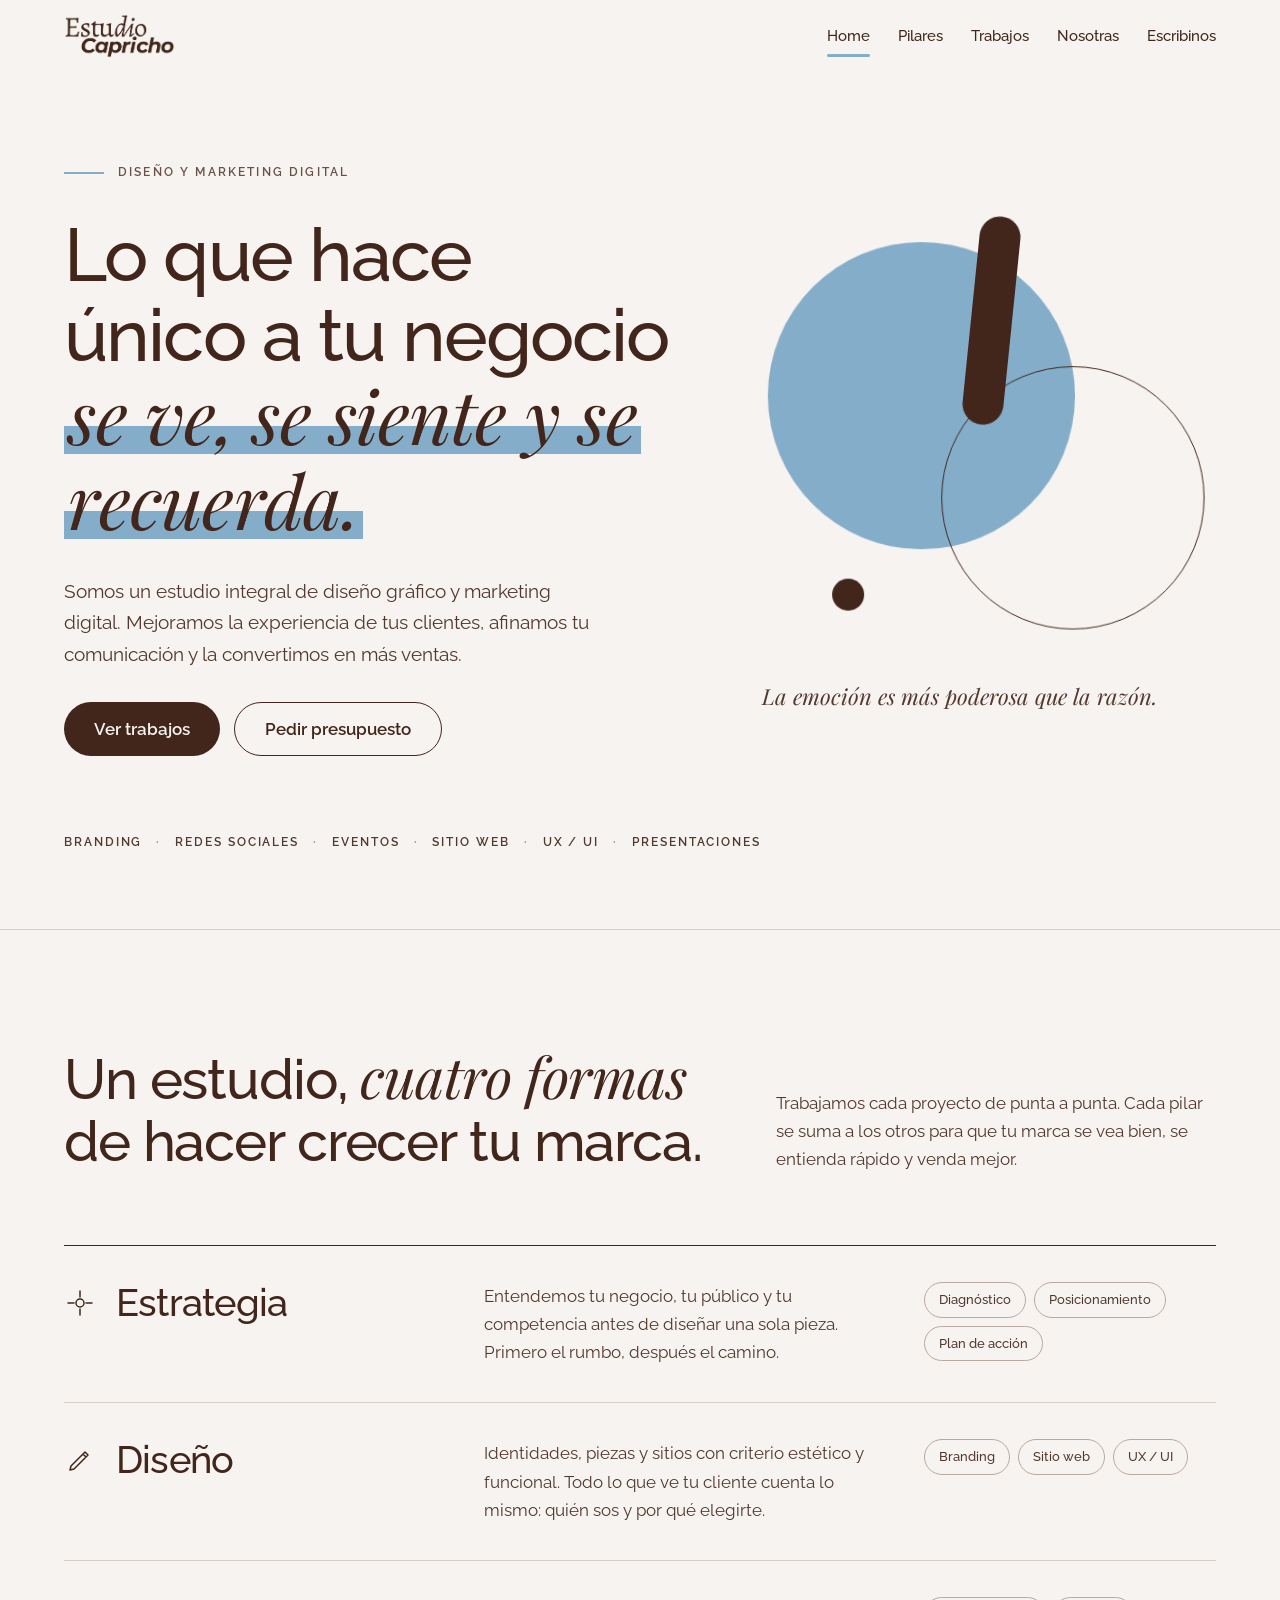
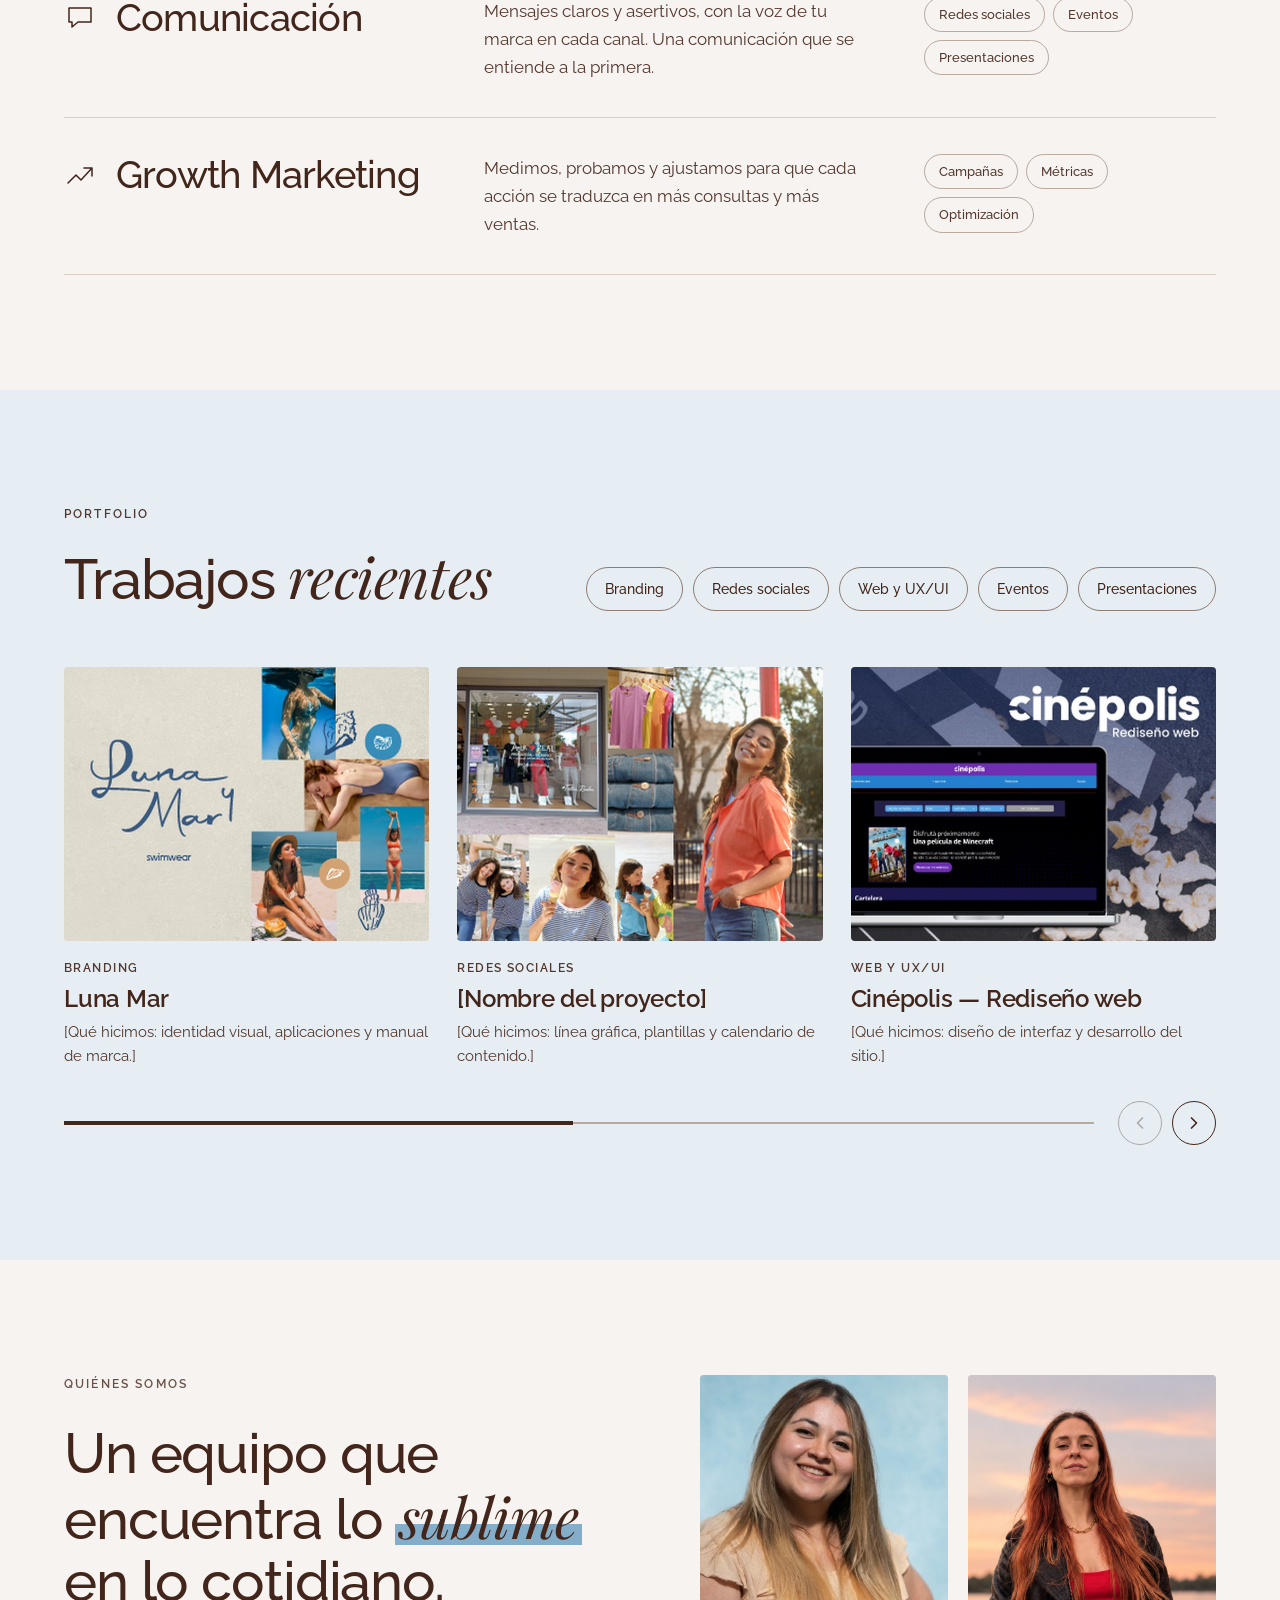
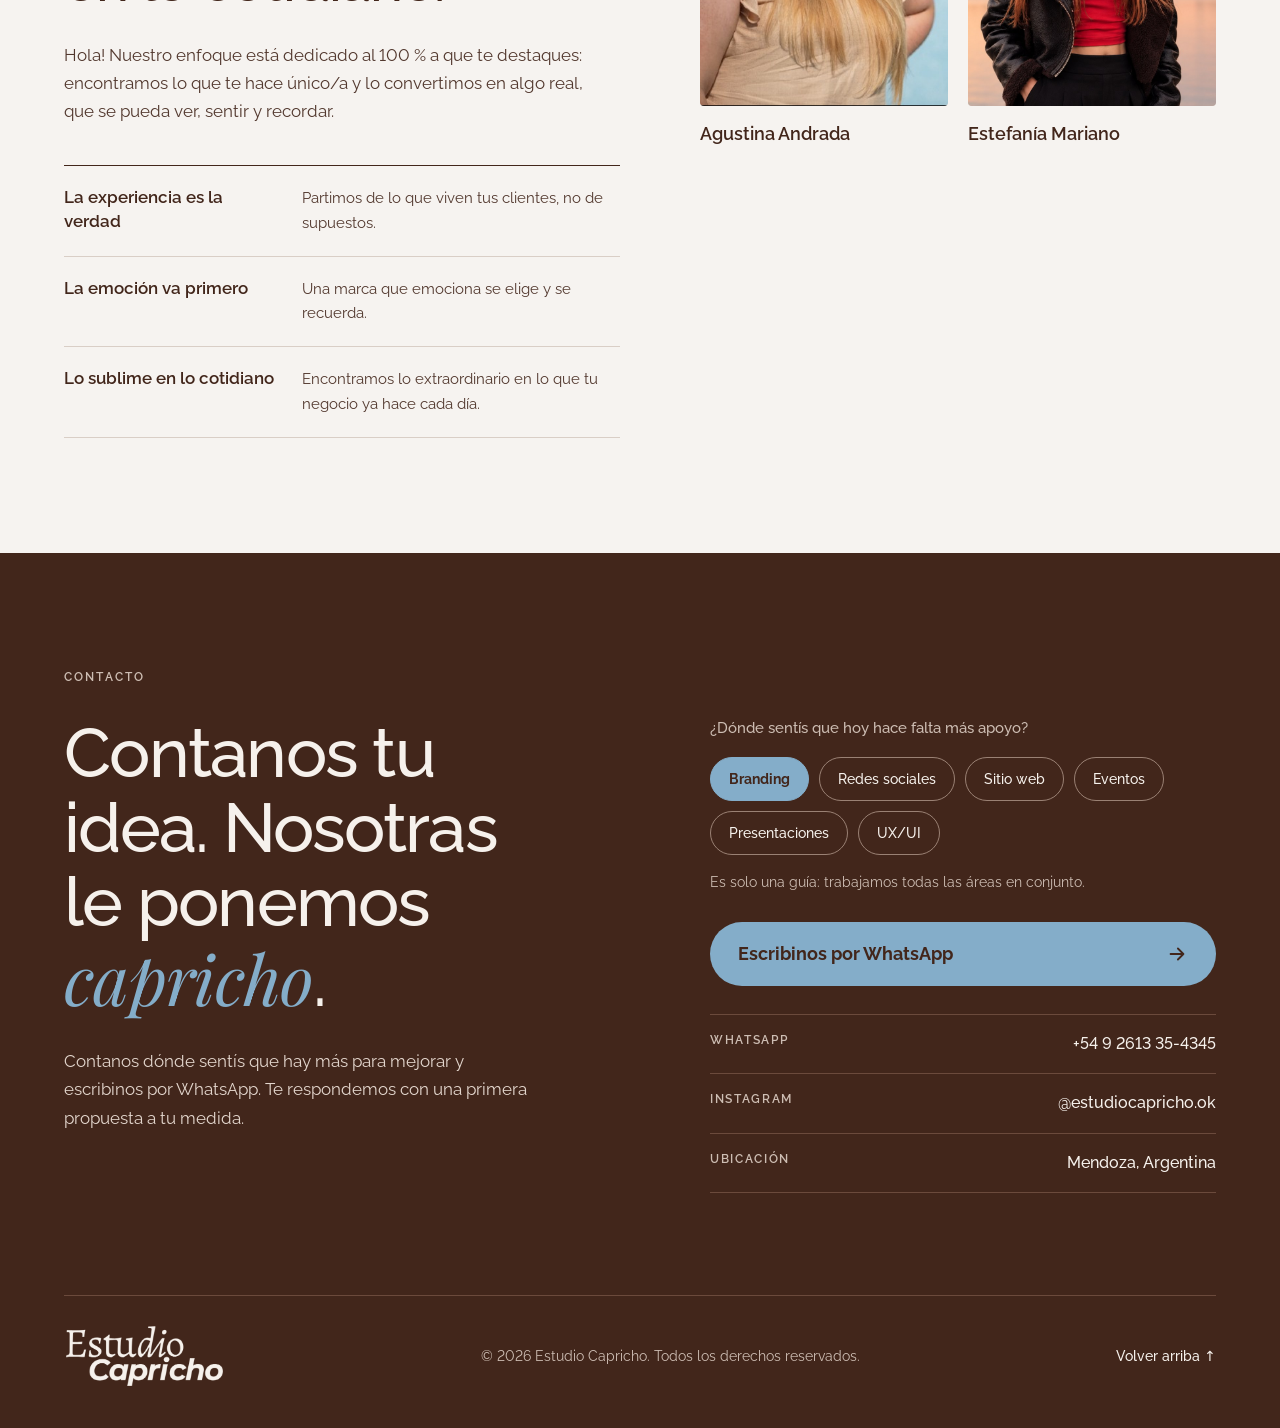
<file: index.html>
<!doctype html>
<html lang="es">
<head>
  <meta charset="utf-8">
  <meta name="viewport" content="width=device-width, initial-scale=1">
  <title>Estudio Capricho | Diseño y marketing digital en Mendoza</title>
  <meta name="description" content="Estudio integral de diseño y marketing digital en Mendoza. Branding, redes sociales, sitio web, eventos y UX/UI para que tu negocio se recuerde.">
  <meta name="robots" content="index, follow">
  <meta name="theme-color" content="#f6f3f0">
  <meta name="author" content="Estudio Capricho">
  <link rel="canonical" href="https://neas73.github.io/estudio-capricho/">

  <!-- Vista previa al compartir el enlace (WhatsApp, Instagram, Facebook, LinkedIn) -->
  <meta property="og:type" content="website">
  <meta property="og:site_name" content="Estudio Capricho">
  <meta property="og:locale" content="es_AR">
  <meta property="og:title" content="Estudio Capricho | Diseño y marketing digital en Mendoza">
  <meta property="og:description" content="Estudio integral de diseño y marketing digital en Mendoza. Branding, redes sociales, sitio web, eventos y UX/UI para que tu negocio se recuerde.">
  <meta property="og:url" content="https://neas73.github.io/estudio-capricho/">
  <meta property="og:image" content="https://neas73.github.io/estudio-capricho/assets/img/og-image.png">
  <meta property="og:image:width" content="1200">
  <meta property="og:image:height" content="1200">
  <meta property="og:image:alt" content="Estudio Capricho. Se ve, se siente, se recuerda.">
  <meta name="twitter:card" content="summary">
  <meta name="twitter:title" content="Estudio Capricho | Diseño y marketing digital en Mendoza">
  <meta name="twitter:description" content="Estudio integral de diseño y marketing digital en Mendoza. Branding, redes sociales, sitio web, eventos y UX/UI para que tu negocio se recuerde.">
  <meta name="twitter:image" content="https://neas73.github.io/estudio-capricho/assets/img/og-image.png">

  <!-- Ícono de la pestaña y de la pantalla de inicio -->
  <link rel="icon" href="favicon.ico" sizes="48x48 32x32 16x16">
  <link rel="icon" type="image/png" sizes="32x32" href="assets/img/favicon-32.png">
  <link rel="icon" type="image/png" sizes="192x192" href="assets/img/favicon-192.png">
  <link rel="apple-touch-icon" href="assets/img/apple-touch-icon.png">
  <link rel="manifest" href="site.webmanifest">

  <!-- Datos estructurados para buscadores (Google) -->
  <script type="application/ld+json">
  {
    "@context": "https://schema.org",
    "@type": "ProfessionalService",
    "name": "Estudio Capricho",
    "url": "https://neas73.github.io/estudio-capricho/",
    "logo": "https://neas73.github.io/estudio-capricho/assets/img/favicon-512.png",
    "image": "https://neas73.github.io/estudio-capricho/assets/img/og-image.png",
    "description": "Estudio integral de diseño y marketing digital en Mendoza. Branding, redes sociales, sitio web, eventos y UX/UI para que tu negocio se recuerde.",
    "telephone": "+5492613354345",
    "address": {
      "@type": "PostalAddress",
      "addressLocality": "Mendoza",
      "addressCountry": "AR"
    },
    "areaServed": {
      "@type": "Country",
      "name": "Argentina"
    },
    "founder": [
      {
        "@type": "Person",
        "name": "Agustina Andrada"
      },
      {
        "@type": "Person",
        "name": "Estefanía Mariano"
      }
    ],
    "sameAs": [
      "https://www.instagram.com/estudiocapricho.ok/"
    ],
    "knowsAbout": [
      "Branding",
      "Redes sociales",
      "Eventos",
      "Diseño de sitios web",
      "UX/UI",
      "Presentaciones"
    ]
  }
  </script>

  <!-- Fuentes -->
  <link rel="stylesheet" href="https://fonts.googleapis.com/css2?family=Raleway:wght@400;500;600;700&amp;family=Playfair+Display:ital,wght@1,400;1,500&amp;display=swap">

  <!-- Estilos: base primero, luego las secciones en el orden del documento -->
  <link rel="stylesheet" href="css/base.css">
  <link rel="stylesheet" href="css/header.css">
  <link rel="stylesheet" href="css/hero.css">
  <link rel="stylesheet" href="css/pilares.css">
  <link rel="stylesheet" href="css/trabajos.css">
  <link rel="stylesheet" href="css/nosotros.css">
  <link rel="stylesheet" href="css/contacto.css">
  <link rel="stylesheet" href="css/footer.css">
  <link rel="stylesheet" href="css/lightbox.css">
</head>
<body>

  <header class="site-header" id="site-header">
    <div class="container site-header-inner">
      <a class="site-logo" href="#inicio" aria-label="Estudio Capricho, ir al inicio">
        <img src="assets/img/logo-marron.png" alt="Estudio Capricho">
      </a>
      <nav class="site-nav" aria-label="Principal">
        <a class="nav-link is-active" href="#inicio" data-section="inicio" aria-current="true">Home</a>
        <a class="nav-link" href="#pilares" data-section="pilares">Pilares</a>
        <a class="nav-link" href="#trabajos" data-section="trabajos">Trabajos</a>
        <a class="nav-link" href="#nosotros" data-section="nosotros">Nosotras</a>
        <a class="nav-link" href="#contacto" data-section="contacto">Escribinos</a>
      </nav>
    </div>
  </header>

  <main>

    <!-- Portada -->
    <section class="hero" id="inicio" aria-labelledby="hero-title">
      <div class="hero-grid">
        <div class="hero-copy">
          <p class="eyebrow hero-eyebrow">
            <span class="hero-eyebrow-line"></span>
            <span>Diseño y marketing digital</span>
          </p>
          <h1 class="hero-title" id="hero-title">Lo que hace único a tu negocio <span class="accent-italic highlight">se ve, se siente y se recuerda.</span></h1>
          <p class="hero-text"><span class="only-desktop">Somos un estudio integral de diseño gráfico y marketing digital. Mejoramos la experiencia de tus clientes, afinamos tu comunicación y la convertimos en más ventas.</span><span class="only-mobile">Somos un estudio integral. Mejoramos la experiencia de tus clientes y la convertimos en más ventas.</span></p>
          <div class="hero-actions">
            <a class="btn btn-hero btn-primary" href="#trabajos">Ver trabajos</a>
            <a class="btn btn-hero btn-outline" href="#contacto">Pedir presupuesto</a>
          </div>
        </div>

        <div class="hero-visual">
          <div class="hero-art" aria-hidden="true">
            <div class="hero-shape hero-shape-sun"></div>
            <div class="hero-shape hero-shape-ring"></div>
            <div class="hero-shape hero-shape-bar"></div>
            <div class="hero-shape hero-shape-dot"></div>
          </div>
          <p class="hero-quote">La emoción es más poderosa que la razón.</p>
        </div>
      </div>

      <ul class="hero-services" aria-label="Servicios">
        <li>Branding</li>
        <li>Redes sociales</li>
        <li>Eventos</li>
        <li class="services-break" aria-hidden="true"></li>
        <li>Sitio web</li>
        <li>UX / UI</li>
        <li>Presentaciones</li>
      </ul>
    </section>

    <!-- Pilares -->
    <section class="pilares" id="pilares" aria-labelledby="pilares-title">
      <div class="container pilares-inner">
        <div class="pilares-head">
          <div class="pilares-head-title">
            <h2 class="section-title title-balance" id="pilares-title">Un estudio, <span class="accent-italic">cuatro formas</span> de hacer crecer tu marca.</h2>
          </div>
          <p class="pilares-intro">Trabajamos cada proyecto de punta a punta. Cada pilar se suma a los otros para que tu marca se vea bien, se entienda rápido y venda mejor.</p>
        </div>

        <ul class="pilares-list">
          <li class="pilar-row">
            <div class="pilar-head">
              <svg class="pilar-icon" width="32" height="32" viewBox="0 0 32 32" aria-hidden="true"><path d="M16 4v6M16 22v6M4 16h6M22 16h6M16 12a4 4 0 100 8 4 4 0 000-8z"></path></svg>
              <h3 class="pilar-title">Estrategia</h3>
            </div>
            <p class="pilar-text"><span class="only-desktop">Entendemos tu negocio, tu público y tu competencia antes de diseñar una sola pieza. Primero el rumbo, después el camino.</span><span class="only-mobile">Entendemos tu negocio y tu público antes de diseñar.</span></p>
            <ul class="pilar-tags">
              <li class="pilar-tag">Diagnóstico</li>
              <li class="pilar-tag">Posicionamiento</li>
              <li class="pilar-tag">Plan de acción</li>
            </ul>
          </li>
          <li class="pilar-row">
            <div class="pilar-head">
              <svg class="pilar-icon" width="32" height="32" viewBox="0 0 32 32" aria-hidden="true"><path d="M6 26l1-4L21 8l3 3L10 25l-4 1zM19 10l3 3"></path></svg>
              <h3 class="pilar-title">Diseño</h3>
            </div>
            <p class="pilar-text"><span class="only-desktop">Identidades, piezas y sitios con criterio estético y funcional. Todo lo que ve tu cliente cuenta lo mismo: quién sos y por qué elegirte.</span><span class="only-mobile">Identidades, piezas y sitios con criterio estético y funcional.</span></p>
            <ul class="pilar-tags">
              <li class="pilar-tag">Branding</li>
              <li class="pilar-tag">Sitio web</li>
              <li class="pilar-tag">UX / UI</li>
            </ul>
          </li>
          <li class="pilar-row">
            <div class="pilar-head">
              <svg class="pilar-icon" width="32" height="32" viewBox="0 0 32 32" aria-hidden="true"><path d="M5 7h22v14H14l-6 5v-5H5V7z"></path></svg>
              <h3 class="pilar-title">Comunicación</h3>
            </div>
            <p class="pilar-text"><span class="only-desktop">Mensajes claros y asertivos, con la voz de tu marca en cada canal. Una comunicación que se entiende a la primera.</span><span class="only-mobile">Mensajes claros, con la voz de tu marca en cada canal.</span></p>
            <ul class="pilar-tags">
              <li class="pilar-tag">Redes sociales</li>
              <li class="pilar-tag">Eventos</li>
              <li class="pilar-tag">Presentaciones</li>
            </ul>
          </li>
          <li class="pilar-row">
            <div class="pilar-head">
              <svg class="pilar-icon" width="32" height="32" viewBox="0 0 32 32" aria-hidden="true"><path d="M4 24l8-8 5 5 11-12M20 9h8v8"></path></svg>
              <h3 class="pilar-title">Growth Marketing</h3>
            </div>
            <p class="pilar-text"><span class="only-desktop">Medimos, probamos y ajustamos para que cada acción se traduzca en más consultas y más ventas.</span><span class="only-mobile">Medimos y ajustamos para lograr más consultas y ventas.</span></p>
            <ul class="pilar-tags">
              <li class="pilar-tag">Campañas</li>
              <li class="pilar-tag">Métricas</li>
              <li class="pilar-tag">Optimización</li>
            </ul>
          </li>
        </ul>
      </div>
    </section>

    <!-- Trabajos -->
    <section class="trabajos" id="trabajos" aria-labelledby="trabajos-title">
      <div class="container trabajos-inner">
        <div class="trabajos-head">
          <div class="trabajos-head-title">
            <p class="eyebrow eyebrow-strong">Portfolio</p>
            <h2 class="section-title" id="trabajos-title">Trabajos <span class="accent-italic">recientes</span></h2>
          </div>
          <div class="trabajos-filters" role="group" aria-label="Filtrar trabajos por categoría">
            <button class="chip chip-filter" type="button" data-filter="Branding" aria-pressed="false">Branding</button>
            <button class="chip chip-filter" type="button" data-filter="Redes sociales" aria-pressed="false">Redes sociales</button>
            <button class="chip chip-filter" type="button" data-filter="Web y UX/UI" aria-pressed="false">Web y UX/UI</button>
            <button class="chip chip-filter" type="button" data-filter="Eventos" aria-pressed="false">Eventos</button>
            <button class="chip chip-filter" type="button" data-filter="Presentaciones" aria-pressed="false">Presentaciones</button>
          </div>
          <select class="trabajos-select" id="trabajos-select" aria-label="Filtrar trabajos por categoría">
            <option value="">Todas las categorías</option>
            <option value="Branding">Branding</option>
            <option value="Redes sociales">Redes sociales</option>
            <option value="Web y UX/UI">Web y UX/UI</option>
            <option value="Eventos">Eventos</option>
            <option value="Presentaciones">Presentaciones</option>
          </select>
        </div>

        <div class="carousel">
          <div class="carousel-track" id="trabajos-track" tabindex="0" role="region" aria-roledescription="carrusel" aria-label="Trabajos recientes">
            <article class="work-card" data-category="Branding">
              <button class="work-media" type="button" aria-label="Ver imagen ampliada del proyecto">
                <img class="work-img" src="assets/img/proyecto-1.jpg" alt="Luna Mar, marca de trajes de baño: identidad y fotografías de producto" width="1200" height="900" loading="lazy" draggable="false">
              </button>
              <div class="work-info">
                <p class="work-meta">Branding</p>
                <h3 class="work-name">Luna Mar</h3>
                <p class="work-desc">[Qué hicimos: identidad visual, aplicaciones y manual de marca.]</p>
              </div>
            </article>
            <article class="work-card" data-category="Redes sociales">
              <button class="work-media" type="button" aria-label="Ver imagen ampliada del proyecto">
                <img class="work-img" src="assets/img/proyecto-2.jpg" alt="Local de indumentaria: vidriera, prendas y fotografías de campaña" width="1200" height="900" loading="lazy" draggable="false">
              </button>
              <div class="work-info">
                <p class="work-meta">Redes sociales</p>
                <h3 class="work-name">[Nombre del proyecto]</h3>
                <p class="work-desc">[Qué hicimos: línea gráfica, plantillas y calendario de contenido.]</p>
              </div>
            </article>
            <article class="work-card" data-category="Web y UX/UI">
              <button class="work-media" type="button" aria-label="Ver imagen ampliada del proyecto">
                <img class="work-img" src="assets/img/proyecto-3.jpg" alt="Cinépolis: rediseño del sitio web mostrado en una notebook" width="1200" height="900" loading="lazy" draggable="false">
              </button>
              <div class="work-info">
                <p class="work-meta">Web y UX/UI</p>
                <h3 class="work-name">Cinépolis — Rediseño web</h3>
                <p class="work-desc">[Qué hicimos: diseño de interfaz y desarrollo del sitio.]</p>
              </div>
            </article>
            <article class="work-card" data-category="Eventos">
              <button class="work-media" type="button" aria-label="Ver imagen ampliada del proyecto">
                <img class="work-img" src="assets/img/proyecto-4.jpg" alt="Publicaciones para redes de una bodega: botellas, viñedo y paisajes de montaña" width="1200" height="900" loading="lazy" draggable="false">
              </button>
              <div class="work-info">
                <p class="work-meta">Eventos</p>
                <h3 class="work-name">[Nombre del proyecto]</h3>
                <p class="work-desc">[Qué hicimos: imagen del evento, piezas gráficas y señalética.]</p>
              </div>
            </article>
            <article class="work-card" data-category="Branding">
              <button class="work-media" type="button" aria-label="Ver imagen ampliada del proyecto">
                <img class="work-img" src="assets/img/proyecto-5.jpg" alt="Einko, la casa del pan: identidad de marca aplicada a remeras, cartelería y bolsa" width="1200" height="900" loading="lazy" draggable="false">
              </button>
              <div class="work-info">
                <p class="work-meta">Branding</p>
                <h3 class="work-name">Einko — La casa del pan</h3>
                <p class="work-desc">[Qué hicimos: rediseño de marca y sistema de aplicaciones.]</p>
              </div>
            </article>
            <article class="work-card" data-category="Presentaciones">
              <button class="work-media" type="button" aria-label="Ver imagen ampliada del proyecto">
                <img class="work-img" src="assets/img/proyecto-6.jpg" alt="Purna Yoga: piezas gráficas de una formación de yoga" width="1200" height="900" loading="lazy" draggable="false">
              </button>
              <div class="work-info">
                <p class="work-meta">Presentaciones</p>
                <h3 class="work-name">Purna Yoga</h3>
                <p class="work-desc">[Qué hicimos: diseño de presentación comercial.]</p>
              </div>
            </article>
          </div>

          <div class="carousel-controls">
            <div class="carousel-progress" aria-hidden="true"><span class="carousel-progress-thumb"></span></div>
            <div class="carousel-buttons">
              <button class="carousel-btn" type="button" data-carousel-prev aria-label="Trabajo anterior"><svg width="20" height="20" viewBox="0 0 24 24" fill="none" stroke="currentColor" stroke-width="2" stroke-linecap="round" stroke-linejoin="round" aria-hidden="true"><path d="M15 6l-6 6 6 6"></path></svg></button>
              <button class="carousel-btn" type="button" data-carousel-next aria-label="Trabajo siguiente"><svg width="20" height="20" viewBox="0 0 24 24" fill="none" stroke="currentColor" stroke-width="2" stroke-linecap="round" stroke-linejoin="round" aria-hidden="true"><path d="M9 6l6 6-6 6"></path></svg></button>
            </div>
          </div>
        </div>
      </div>
    </section>

    <!-- Nosotros -->
    <section class="nosotros" id="nosotros" aria-labelledby="nosotros-title">
      <div class="container nosotros-inner">
        <div class="nosotros-grid">
          <div class="nosotros-copy">
            <p class="eyebrow">Quiénes somos</p>
            <h2 class="section-title title-balance" id="nosotros-title">Un equipo que encuentra lo <span class="accent-italic highlight">sublime</span> en lo cotidiano.</h2>
            <p class="nosotros-text">Hola! Nuestro enfoque está dedicado al 100&nbsp;% a que te destaques: encontramos lo que te hace único/a y lo convertimos en algo real, que se pueda ver, sentir y recordar.</p>

            <p class="values-summary">Partimos de la experiencia de tus clientes, ponemos la emoción primero y encontramos lo sublime en lo cotidiano.</p>

            <dl class="values-list">
              <div class="value-row">
                <dt class="value-title">La experiencia es la verdad</dt>
                <dd class="value-text">Partimos de lo que viven tus clientes, no de supuestos.</dd>
              </div>
              <div class="value-row">
                <dt class="value-title">La emoción va primero</dt>
                <dd class="value-text">Una marca que emociona se elige y se recuerda.</dd>
              </div>
              <div class="value-row">
                <dt class="value-title">Lo sublime en lo cotidiano</dt>
                <dd class="value-text">Encontramos lo extraordinario en lo que tu negocio ya hace cada día.</dd>
              </div>
            </dl>
          </div>

          <div class="team-grid">
            <figure class="team-member">
              <div class="team-portrait">
                <img class="team-photo" src="assets/img/equipo-agustina.jpg" alt="Agustina Andrada" width="900" height="1200" loading="lazy" draggable="false">
              </div>
              <figcaption class="team-caption">
                <span class="team-name">Agustina Andrada</span>
              </figcaption>
            </figure>
            <figure class="team-member">
              <div class="team-portrait">
                <img class="team-photo" src="assets/img/equipo-estefania.jpg" alt="Estefanía Mariano" width="900" height="1200" loading="lazy" draggable="false">
              </div>
              <figcaption class="team-caption">
                <span class="team-name">Estefanía Mariano</span>
              </figcaption>
            </figure>
          </div>
        </div>
      </div>
    </section>

    <!-- Contacto -->
    <section class="contacto" id="contacto" aria-labelledby="contacto-title">
      <div class="container contacto-inner">
        <div class="contacto-grid">
          <div class="contacto-copy">
            <p class="eyebrow eyebrow-on-dark">Contacto</p>
            <h2 class="contacto-title" id="contacto-title">Contanos tu idea. Nosotras le ponemos <span class="accent-italic">capricho</span>.</h2>
            <p class="contacto-text"><span class="only-desktop">Contanos dónde sentís que hay más para mejorar y escribinos por WhatsApp. Te respondemos con una primera propuesta a tu medida.</span><span class="only-mobile">Contanos dónde necesitás más apoyo y escribinos por WhatsApp.</span></p>
          </div>

          <div class="contacto-panel">
            <div class="contacto-needs">
              <p class="contacto-needs-label">¿Dónde sentís que hoy hace falta más apoyo?</p>
              <div class="contacto-needs-list" role="group" aria-label="Área con más necesidad de apoyo">
                <button class="chip chip-need is-active" type="button" data-need="Branding" aria-pressed="true">Branding</button>
                <button class="chip chip-need" type="button" data-need="Redes sociales" aria-pressed="false">Redes sociales</button>
                <button class="chip chip-need" type="button" data-need="Sitio web" aria-pressed="false">Sitio web</button>
                <button class="chip chip-need" type="button" data-need="Eventos" aria-pressed="false">Eventos</button>
                <button class="chip chip-need" type="button" data-need="Presentaciones" aria-pressed="false">Presentaciones</button>
                <button class="chip chip-need" type="button" data-need="UX/UI" aria-pressed="false">UX/UI</button>
              </div>
              <p class="contacto-needs-note">Es solo una guía: trabajamos todas las áreas en conjunto.</p>
            </div>

            <div class="contacto-cta">
              <a class="btn btn-whatsapp" id="wa-link"
                 href="https://wa.me/5492613354345?text=Hola%20estudio%20capricho!%20Estoy%20buscando%20soporte%20con%20el%20%C3%A1rea%20de%20Branding"
                 data-phone="5492613354345"
                 data-message="Hola estudio capricho! Estoy buscando soporte con el área de ">
                <span>Escribinos por WhatsApp</span>
                <svg width="22" height="22" viewBox="0 0 24 24" fill="none" stroke="currentColor" stroke-width="2" stroke-linecap="round" stroke-linejoin="round" aria-hidden="true"><path d="M5 12h14M13 6l6 6-6 6"></path></svg>
              </a>
            </div>

            <dl class="contacto-details">
              <div class="contacto-detail">
                <dt class="contacto-detail-label">WhatsApp</dt>
                <dd class="contacto-detail-value">+54 9 2613 35-4345</dd>
              </div>
              <div class="contacto-detail">
                <dt class="contacto-detail-label">Instagram</dt>
                <dd class="contacto-detail-value"><a class="link-hover" href="https://www.instagram.com/estudiocapricho.ok/" target="_blank" rel="noopener noreferrer">@estudiocapricho.ok</a></dd>
              </div>
              <div class="contacto-detail">
                <dt class="contacto-detail-label">Ubicación</dt>
                <dd class="contacto-detail-value">Mendoza, Argentina</dd>
              </div>
            </dl>
          </div>
        </div>

        <footer class="site-footer">
          <img class="footer-logo" src="assets/img/logo-claro.png" alt="Estudio Capricho">
          <p class="footer-copy">© 2026 Estudio Capricho. Todos los derechos reservados.</p>
          <a class="footer-top link-hover" href="#inicio">Volver arriba ↑</a>
        </footer>
      </div>
    </section>

  </main>

  <!-- Ventana ampliada de los trabajos -->
  <dialog class="lightbox" id="lightbox" aria-label="Imagen ampliada del proyecto">
    <div class="lightbox-stage">
      <button class="lightbox-btn lightbox-close" type="button" data-lightbox-close aria-label="Cerrar"><svg width="20" height="20" viewBox="0 0 24 24" fill="none" stroke="currentColor" stroke-width="2" stroke-linecap="round" stroke-linejoin="round" aria-hidden="true"><path d="M6 6l12 12M18 6L6 18"></path></svg></button>
      <button class="lightbox-btn lightbox-prev" type="button" data-lightbox-prev aria-label="Trabajo anterior"><svg width="20" height="20" viewBox="0 0 24 24" fill="none" stroke="currentColor" stroke-width="2" stroke-linecap="round" stroke-linejoin="round" aria-hidden="true"><path d="M15 6l-6 6 6 6"></path></svg></button>
      <button class="lightbox-btn lightbox-next" type="button" data-lightbox-next aria-label="Trabajo siguiente"><svg width="20" height="20" viewBox="0 0 24 24" fill="none" stroke="currentColor" stroke-width="2" stroke-linecap="round" stroke-linejoin="round" aria-hidden="true"><path d="M9 6l6 6-6 6"></path></svg></button>
    </div>
    <div class="lightbox-info">
      <div class="lightbox-text">
        <p class="lightbox-meta"></p>
        <h3 class="lightbox-name"></h3>
        <p class="lightbox-desc"></p>
      </div>
      <p class="lightbox-count"></p>
    </div>
  </dialog>

  <script src="js/nav.js" defer></script>
  <script src="js/hero-art.js" defer></script>
  <script src="js/filtro-portfolio.js" defer></script>
  <script src="js/carrusel-trabajos.js" defer></script>
  <script src="js/lightbox-trabajos.js" defer></script>
  <script src="js/contacto-whatsapp.js" defer></script>
</body>
</html>
</file>
<file: css/base.css>
/* ==========================================================================
   base.css — variables, reset, tipografía global y utilidades compartidas
   ========================================================================== */

:root {
  /* Colores de marca */
  --color-accent: #84adc9;
  --color-ink: #42261b;

  /* Fondos */
  --color-bg: #f6f3f0;
  --color-bg-alt: #e6eef4;
  --color-bg-glass: rgba(246, 243, 240, 0.92);
  --color-white: #ffffff;
  --color-surface-light: #f6f1ec;

  /* Textos */
  --color-text-soft: #52382e;
  --color-text-muted: #6a5148;
  --color-on-dark-soft: #e3d6cd;
  --color-on-dark-muted: #cdbdb3;

  /* Líneas y bordes */
  --color-line: #d9cec6;
  --color-line-dark: #6b4a3c;
  --color-border-soft: #b9a99f;
  --color-border-filter: #8f7b71;
  --color-border-need: #9a8174;

  /* Tonos de las ilustraciones provisorias */
  --color-art-sky: #cfdfea;
  --color-art-stone: #dcd3cc;
  --color-art-sand: #ede6e0;

  /* Tipografía */
  --font-sans: 'Raleway', system-ui, sans-serif;
  --font-serif: 'Playfair Display', Georgia, serif;

  /* Espaciado */
  --space-xs: 4px;
  --space-sm: 8px;
  --space-md: 16px;
  --space-lg: 32px;
  --space-xl: 64px;
  --space-20: 20px;
  --space-24: 24px;
  --space-28: 28px;
  --space-48: 48px;

  /* Radios */
  --radius-sm: 4px;
  --radius-md: 10px;
  --radius-pill: 999px;
  --radius-round: 50%;

  /* Layout */
  --container-max: 1280px;
  --gutter: clamp(20px, 5vw, 64px);
  --section-pad-y: clamp(64px, 9vw, 120px);
}

/* Reset mínimo */
html {
  scroll-behavior: smooth;
  /* Deja libre el alto del menú flotante al saltar a una sección */
  scroll-padding-top: var(--header-height, 72px);
}

body {
  margin: 0;
  background: var(--color-bg);
  color: var(--color-ink);
  font-family: var(--font-sans);
  font-size: 17px;
  line-height: 1.65;
  font-variant-numeric: lining-nums;
  font-feature-settings: 'lnum' 1;
  overflow-x: hidden;
}

h1,
h2,
h3,
p,
figure,
dl,
dt,
dd,
ul {
  margin: 0;
}

ul {
  padding: 0;
  list-style: none;
}

a {
  color: inherit;
  text-decoration: none;
}

img {
  max-width: 100%;
}

[hidden] {
  display: none !important;
}

/* Textos alternativos: versión completa en escritorio, resumida en celular */
.only-mobile {
  display: none;
}

@media (max-width: 640px) {
  :root {
    --section-pad-y: 48px;
  }

  .only-desktop {
    display: none;
  }

  .only-mobile {
    display: inline;
  }

  /* El texto escrito no se selecciona: solo se interactúa con botones y enlaces */
  body {
    -webkit-user-select: none;
    user-select: none;
    -webkit-touch-callout: none;
  }
}

/* Contenedor central */
.container {
  max-width: var(--container-max);
  margin: 0 auto;
  box-sizing: border-box;
  padding-left: var(--gutter);
  padding-right: var(--gutter);
}

/* Etiqueta pequeña sobre los títulos */
.eyebrow {
  font-size: 12px;
  font-weight: 600;
  letter-spacing: 0.18em;
  text-transform: uppercase;
  color: var(--color-text-muted);
}

.eyebrow-strong {
  color: var(--color-text-soft);
}

.eyebrow-on-dark {
  color: var(--color-on-dark-muted);
}

/* Título de sección compartido (pilares, trabajos, nosotros) */
.section-title {
  font-weight: 500;
  font-size: clamp(32px, 4.4vw, 60px);
  line-height: 1.1;
  letter-spacing: -0.02em;
}

.title-balance {
  text-wrap: balance;
}

/* Detalle en Playfair Display cursiva */
.accent-italic {
  font-family: var(--font-serif);
  font-style: italic;
  font-weight: 400;
  letter-spacing: -0.01em;
}

/* Marcador azul bajo la palabra destacada */
.highlight {
  background: linear-gradient(
    transparent 62%,
    var(--color-accent) 62%,
    var(--color-accent) 90%,
    transparent 90%
  );
  -webkit-box-decoration-break: clone;
  box-decoration-break: clone;
  padding: 0 0.06em;
}

/* Enlace con subrayado azul al pasar el cursor */
.link-hover {
  transition: text-decoration-color 0.25s;
}

.link-hover:hover {
  text-decoration: underline;
  text-decoration-color: var(--color-accent);
  text-decoration-thickness: 2px;
  text-underline-offset: 7px;
}

/* Botón base (las variantes viven en cada sección) */
.btn {
  display: inline-flex;
  align-items: center;
  border-radius: var(--radius-pill);
  font-weight: 600;
  cursor: pointer;
  transition: transform 0.2s ease, background-color 0.2s ease, color 0.2s ease, border-color 0.2s ease;
}

.btn:hover {
  transform: translateY(-2px);
}

/* Botones tipo "chip" (filtros del portfolio y áreas de contacto) */
.chip {
  cursor: pointer;
  min-height: 44px;
  padding: 0 18px;
  border-radius: var(--radius-pill);
  font-family: inherit;
  font-size: 14px;
  font-weight: 500;
  transition: background-color 0.2s ease, color 0.2s ease, border-color 0.2s ease;
}

/* Accesibilidad */
a:focus-visible,
button:focus-visible {
  outline: 2px solid var(--color-accent);
  outline-offset: 3px;
}

@media (prefers-reduced-motion: reduce) {
  * {
    transition: none !important;
    animation: none !important;
    scroll-behavior: auto !important;
  }
}
</file>
<file: css/header.css>
/* ==========================================================================
   header.css — menú flotante: logo, navegación e indicador de sección activa
   ========================================================================== */

.site-header {
  position: sticky;
  top: 0;
  z-index: 50;
  background: var(--color-bg-glass);
  -webkit-backdrop-filter: blur(10px);
  backdrop-filter: blur(10px);
  border-bottom: 1px solid transparent;
  transition: border-color 0.25s;
}

.site-header.is-scrolled {
  border-bottom-color: var(--color-line);
}

.site-header-inner {
  display: flex;
  flex-wrap: wrap;
  align-items: center;
  justify-content: space-between;
  gap: var(--space-sm) var(--space-lg);
  padding-top: 14px;
  padding-bottom: 14px;
}

.site-logo {
  display: block;
}

.site-logo img {
  display: block;
  height: 44px;
  width: auto;
}

.site-nav {
  display: flex;
  flex-wrap: wrap;
  align-items: center;
  gap: var(--space-sm) 28px;
  font-size: 15px;
  font-weight: 500;
}

.nav-link {
  position: relative;
  padding: 10px 0;
}

/* Barra celeste: aparece al pasar el cursor y queda fija en la sección activa */
.nav-link::after {
  content: '';
  position: absolute;
  left: 0;
  right: 0;
  bottom: 2px;
  height: 3px;
  border-radius: var(--radius-pill);
  background: var(--color-accent);
  transform: scaleX(0);
  transform-origin: left;
  transition: transform 0.3s cubic-bezier(0.2, 0.7, 0.2, 1), opacity 0.2s;
}

.nav-link:hover::after {
  transform: scaleX(1);
  opacity: 0.55;
}

.nav-link.is-active::after {
  transform: scaleX(1);
  opacity: 1;
}

@media (max-width: 640px) {
  .site-header-inner {
    gap: 2px var(--space-md);
    padding-top: 10px;
    padding-bottom: 6px;
  }

  .site-logo img {
    height: 36px;
  }

  .site-nav {
    width: 100%;
    justify-content: space-between;
    gap: 0 12px;
    font-size: 14px;
  }

  .nav-link {
    padding: 8px 0;
  }
}
</file>
<file: css/hero.css>
/* ==========================================================================
   hero.css — portada: título, botones, ilustración y franja de servicios
   ========================================================================== */

.hero {
  max-width: var(--container-max);
  margin: 0 auto;
  box-sizing: border-box;
  padding: clamp(40px, 7vw, 96px) var(--gutter) clamp(40px, 6vw, 80px);
}

.hero-grid {
  display: flex;
  flex-wrap: wrap;
  align-items: center;
  gap: var(--space-48) var(--space-xl);
}

.hero-copy {
  flex: 1 1 480px;
  min-width: 0;
  display: flex;
  flex-direction: column;
  gap: var(--space-lg);
}

.hero-eyebrow {
  display: flex;
  align-items: center;
  gap: 14px;
}

.hero-eyebrow-line {
  display: block;
  width: 40px;
  height: 2px;
  background: var(--color-accent);
}

.hero-title {
  font-weight: 500;
  font-size: clamp(38px, 5.8vw, 86px);
  line-height: 1.08;
  letter-spacing: -0.025em;
  text-wrap: balance;
}

.hero-text {
  max-width: 540px;
  font-size: 19px;
  color: var(--color-text-soft);
}

.hero-actions {
  display: flex;
  flex-wrap: wrap;
  gap: 14px;
}

.btn-hero {
  min-height: 52px;
  padding: 0 30px;
}

.btn-primary {
  background: var(--color-ink);
  color: var(--color-bg);
}

.btn-outline {
  border: 1.5px solid var(--color-ink);
}

/* Al pasar el cursor, los botones se tiñen de celeste para indicar que se pueden tocar */
@media (hover: hover) {
  .btn-primary:hover {
    background: var(--color-accent);
    color: var(--color-ink);
  }

  .btn-outline:hover {
    background: var(--color-accent);
    border-color: var(--color-accent);
  }
}

/* Ilustración y frase */
.hero-visual {
  flex: 1 1 300px;
  min-width: 0;
  max-width: 460px;
  display: flex;
  flex-direction: column;
  gap: var(--space-20);
}

.hero-art {
  position: relative;
  width: 100%;
  aspect-ratio: 1 / 1;
}

.hero-shape {
  position: absolute;
  will-change: transform; /* js/hero-art.js mueve las formas */
}

.hero-shape-sun {
  left: 4%;
  top: 8%;
  width: 64%;
  aspect-ratio: 1 / 1;
  border-radius: var(--radius-round);
  background: var(--color-accent);
}

.hero-shape-ring {
  right: 2%;
  bottom: 4%;
  width: 60%;
  aspect-ratio: 1 / 1;
  border-radius: var(--radius-round);
  border: 1.5px solid var(--color-ink);
}

.hero-shape-bar {
  left: 46%;
  top: 0;
  width: 9%;
  height: 46%;
  border-radius: var(--radius-pill);
  background: var(--color-ink);
}

.hero-shape-dot {
  left: 14%;
  bottom: 12%;
  width: 7%;
  aspect-ratio: 1 / 1;
  border-radius: var(--radius-round);
  background: var(--color-ink);
}

.hero-quote {
  font-family: var(--font-serif);
  font-style: italic;
  font-size: 22px;
  line-height: 1.4;
  color: var(--color-text-soft);
}

/* Franja de servicios */
.hero-services {
  margin-top: clamp(40px, 6vw, 80px);
  display: flex;
  flex-wrap: wrap;
  gap: 10px 0;
  font-size: 12px;
  font-weight: 600;
  letter-spacing: 0.16em;
  text-transform: uppercase;
  color: var(--color-text-soft);
}

/* Salto de línea entre servicios: solo en celular */
.hero-services .services-break {
  display: none;
}

/* Punto separador entre servicios */
.hero-services li:not(:last-child)::after {
  content: '·';
  margin: 0 14px;
  font-weight: 700;
  color: var(--color-accent);
}

/* Celular: portada más corta y ilustración chica */
@media (max-width: 640px) {
  .hero {
    padding-top: 28px;
    padding-bottom: 32px;
  }

  .hero-grid {
    gap: var(--space-lg);
  }

  .hero-copy {
    gap: var(--space-20);
  }

  .hero-text {
    font-size: 17px;
  }

  .btn-hero {
    min-height: 48px;
    padding: 0 24px;
  }

  .hero-visual {
    flex: none;
    width: 52%;
    max-width: 200px;
    margin: 0 auto;
  }

  .hero-quote {
    display: none;
  }

  .hero-services {
    margin-top: var(--space-28);
    gap: 8px 0;
    font-size: 11px;
  }

  .hero-services li:not(:last-child)::after {
    margin: 0 9px;
  }

  /* Dos renglones parejos (3 + 3) y sin punto al final del primero */
  .hero-services li:nth-child(3)::after {
    display: none;
  }

  .hero-services .services-break {
    display: block;
    flex-basis: 100%;
    height: 0;
    margin-top: -8px;
  }

  .hero-services .services-break::after {
    display: none;
  }
}
</file>
<file: css/pilares.css>
/* ==========================================================================
   pilares.css — sección "Cuatro pilares"
   ========================================================================== */

.pilares {
  border-top: 1px solid var(--color-line);
}

.pilares-inner {
  padding-top: var(--section-pad-y);
  padding-bottom: var(--section-pad-y);
}

.pilares-head {
  display: flex;
  flex-wrap: wrap;
  gap: var(--space-24) var(--space-xl);
  align-items: flex-end;
  justify-content: space-between;
  margin-bottom: clamp(40px, 6vw, 72px);
}

.pilares-head-title {
  flex: 1 1 420px;
  min-width: 0;
  display: flex;
  flex-direction: column;
  gap: var(--space-20);
}

.pilares-intro {
  flex: 1 1 300px;
  max-width: 440px;
  color: var(--color-text-soft);
}

.pilares-list {
  border-top: 1.5px solid var(--color-ink);
}

.pilar-row {
  display: flex;
  flex-wrap: wrap;
  gap: var(--space-20) var(--space-48);
  align-items: flex-start;
  padding: 36px 0;
  border-bottom: 1px solid var(--color-line);
}

.pilar-head {
  flex: 1 1 300px;
  min-width: 0;
  display: flex;
  align-items: center;
  gap: var(--space-20);
}

.pilar-icon {
  flex: none;
  fill: none;
  stroke: var(--color-ink);
  stroke-width: 1.5;
  stroke-linecap: round;
  stroke-linejoin: round;
}

.pilar-title {
  font-weight: 500;
  font-size: clamp(26px, 3vw, 38px);
  line-height: 1.1;
  letter-spacing: -0.02em;
  transition: transform 0.35s cubic-bezier(0.2, 0.7, 0.2, 1);
}

.pilar-row:hover .pilar-title {
  transform: translateX(8px);
}

.pilar-text {
  flex: 1.3 1 300px;
  min-width: 0;
  max-width: 480px;
  color: var(--color-text-soft);
}

.pilar-tags {
  flex: 1 1 220px;
  min-width: 0;
  display: flex;
  flex-wrap: wrap;
  gap: var(--space-sm);
}

.pilar-tag {
  padding: 6px 14px;
  border: 1px solid var(--color-border-soft);
  border-radius: var(--radius-pill);
  font-size: 13px;
  font-weight: 500;
  color: var(--color-text-soft);
}

/* Celular: lista compacta de pilares (ícono + título + una frase) */
@media (max-width: 640px) {
  .pilares-intro,
  .pilar-tags {
    display: none;
  }

  .pilares-head {
    margin-bottom: var(--space-24);
  }

  .pilar-row {
    gap: 10px;
    padding: var(--space-20) 0;
  }

  .pilar-head {
    flex-basis: 100%;
    gap: var(--space-md);
  }

  .pilar-icon {
    width: 32px;
    height: 32px;
  }

  .pilar-title {
    font-size: 24px;
  }

  .pilar-text {
    flex-basis: 100%;
    font-size: 15px;
  }

  .pilar-row:hover .pilar-title {
    transform: none;
  }
}
</file>
<file: css/trabajos.css>
/* ==========================================================================
   trabajos.css — portfolio: filtros, carrusel y tarjetas de proyectos
   ========================================================================== */

.trabajos {
  background: var(--color-bg-alt);
}

.trabajos-inner {
  padding-top: var(--section-pad-y);
  padding-bottom: var(--section-pad-y);
}

.trabajos-head {
  display: flex;
  flex-wrap: wrap;
  gap: var(--space-28) var(--space-48);
  align-items: flex-end;
  justify-content: space-between;
  margin-bottom: clamp(32px, 5vw, 56px);
}

.trabajos-head-title {
  display: flex;
  flex-direction: column;
  gap: var(--space-20);
  min-width: 0;
}

/* Filtros en chips (escritorio) */
.trabajos-filters {
  display: flex;
  flex-wrap: wrap;
  gap: 10px;
  min-width: 0;
}

.chip-filter {
  background: transparent;
  color: var(--color-ink);
  border: 1px solid var(--color-border-filter);
}

.chip-filter.is-active {
  background: var(--color-ink);
  color: var(--color-bg);
  border: 1px solid var(--color-ink);
}

@media (hover: hover) {
  .chip-filter:not(.is-active):hover {
    background: var(--color-accent);
    border-color: var(--color-accent);
  }

  .trabajos-select:hover {
    border-color: var(--color-accent);
    background-color: rgba(132, 173, 201, 0.18);
  }
}

/* Filtro desplegable (celular) */
.trabajos-select {
  display: none;
  min-height: 44px;
  padding: 0 44px 0 18px;
  border: 1px solid var(--color-border-filter);
  border-radius: var(--radius-pill);
  background: transparent url("data:image/svg+xml,%3Csvg xmlns='http://www.w3.org/2000/svg' width='12' height='8' viewBox='0 0 12 8' fill='none' stroke='%2342261b' stroke-width='1.6' stroke-linecap='round' stroke-linejoin='round'%3E%3Cpath d='M1 1.5l5 5 5-5'/%3E%3C/svg%3E") no-repeat right 18px center;
  color: var(--color-ink);
  font-family: inherit;
  font-size: 14px;
  font-weight: 500;
  cursor: pointer;
  -webkit-appearance: none;
  appearance: none;
}

/* Carrusel */
.carousel-track {
  display: flex;
  gap: var(--space-28);
  overflow-x: auto;
  scroll-snap-type: x mandatory;
  scrollbar-width: none;
  -ms-overflow-style: none;
}

.carousel-track::-webkit-scrollbar {
  display: none;
}

.carousel-track:focus-visible {
  outline: 2px solid var(--color-accent);
  outline-offset: 6px;
}

.carousel-controls {
  margin-top: var(--space-lg);
  display: flex;
  align-items: center;
  gap: var(--space-24);
}

.carousel-progress {
  position: relative;
  flex: 1;
  height: 2px;
  background: var(--color-border-soft);
}

.carousel-progress-thumb {
  position: absolute;
  top: -1px;
  bottom: -1px;
  left: var(--thumb-left, 0%);
  width: var(--thumb-width, 100%);
  background: var(--color-ink);
  transition: left 0.15s linear;
}

.carousel-buttons {
  display: flex;
  gap: 10px;
}

.carousel-btn {
  display: inline-flex;
  align-items: center;
  justify-content: center;
  width: 44px;
  height: 44px;
  padding: 0;
  border: 1px solid var(--color-ink);
  border-radius: var(--radius-round);
  background: transparent;
  color: var(--color-ink);
  cursor: pointer;
  transition: background 0.2s, color 0.2s, opacity 0.2s;
}

.carousel-btn:hover:not(:disabled) {
  background: var(--color-accent);
  border-color: var(--color-accent);
  color: var(--color-ink);
}

.carousel-btn:disabled {
  opacity: 0.35;
  cursor: default;
}

/* Tarjetas: 3 visibles en escritorio, 2 en tablet */
.work-card {
  flex: 0 0 calc((100% - 2 * var(--space-28)) / 3);
  min-width: 0;
  display: flex;
  flex-direction: column;
  gap: 18px;
  scroll-snap-align: start;
}

.work-media {
  position: relative;
  display: block;
  width: 100%;
  padding: 0;
  border: 0;
  background: none;
  font: inherit;
  color: inherit;
  text-align: left;
  cursor: pointer;
  aspect-ratio: 4 / 3;
  overflow: hidden;
  border-radius: var(--radius-sm);
}

/* Ícono que indica que la imagen se puede ampliar */
.work-media::after {
  content: '';
  position: absolute;
  top: 12px;
  right: 12px;
  width: 36px;
  height: 36px;
  border-radius: var(--radius-round);
  background: var(--color-bg) url("data:image/svg+xml,%3Csvg xmlns='http://www.w3.org/2000/svg' width='18' height='18' viewBox='0 0 24 24' fill='none' stroke='%2342261b' stroke-width='2' stroke-linecap='round' stroke-linejoin='round'%3E%3Cpath d='M4 9V4h5M20 9V4h-5M4 15v5h5M20 15v5h-5'/%3E%3C/svg%3E") center / 18px no-repeat;
  opacity: 0;
  transform: scale(0.9);
  transition: opacity 0.2s, transform 0.2s;
}

.work-media:hover::after,
.work-media:focus-visible::after {
  opacity: 1;
  transform: none;
}

@media (hover: none) {
  .work-media::after {
    opacity: 1;
    transform: none;
  }
}

.work-img {
  position: absolute;
  left: 0;
  top: 0;
  width: 100%;
  height: 100%;
  object-fit: cover;
  transition: transform 0.7s cubic-bezier(0.2, 0.7, 0.2, 1);
}

.work-media:hover .work-img {
  transform: scale(1.04);
}

.work-info {
  display: flex;
  flex-direction: column;
  gap: 6px;
  min-width: 0;
}

.work-meta {
  font-size: 12px;
  font-weight: 600;
  letter-spacing: 0.12em;
  text-transform: uppercase;
  color: var(--color-text-soft);
}

.work-name {
  font-weight: 600;
  font-size: 24px;
  line-height: 1.2;
  letter-spacing: -0.01em;
}

.work-desc {
  font-size: 15px;
  color: var(--color-text-soft);
}

@media (max-width: 999px) {
  .work-card {
    flex-basis: calc((100% - var(--space-28)) / 2);
  }
}

/* Celular: filtro desplegable, tarjetas chicas y borde a borde */
@media (max-width: 640px) {
  .trabajos-head {
    align-items: flex-start;
    gap: var(--space-md);
    margin-bottom: var(--space-20);
  }

  .trabajos-head-title {
    gap: 12px;
  }

  .trabajos-filters {
    display: none;
  }

  .trabajos-select {
    display: block;
    width: 100%;
  }

  .carousel-track {
    gap: var(--space-md);
    margin-left: calc(-1 * var(--gutter));
    margin-right: calc(-1 * var(--gutter));
    padding-left: var(--gutter);
    padding-right: var(--gutter);
    scroll-padding-left: var(--gutter);
    scroll-padding-right: var(--gutter);
  }

  .work-card {
    flex: 0 0 240px;
    gap: 12px;
  }

  .work-name {
    font-size: 20px;
  }

  .work-desc {
    display: none;
  }

  .carousel-controls {
    margin-top: var(--space-20);
  }
}
</file>
<file: css/nosotros.css>
/* ==========================================================================
   nosotros.css — "Quiénes somos": manifiesto, principios y equipo
   ========================================================================== */

.nosotros-inner {
  padding-top: var(--section-pad-y);
  padding-bottom: var(--section-pad-y);
}

.nosotros-grid {
  display: flex;
  flex-wrap: wrap;
  gap: 56px 80px;
  align-items: flex-start;
}

.nosotros-copy {
  flex: 1 1 440px;
  min-width: 0;
  display: flex;
  flex-direction: column;
  gap: var(--space-28);
}

.nosotros-text {
  max-width: 540px;
  color: var(--color-text-soft);
}

/* Resumen de principios: solo en celular */
.values-summary {
  display: none;
}

/* Principios */
.values-list {
  margin-top: 12px;
  border-top: 1.5px solid var(--color-ink);
}

.value-row {
  display: flex;
  flex-wrap: wrap;
  gap: 6px var(--space-28);
  padding: var(--space-20) 0;
  border-bottom: 1px solid var(--color-line);
}

.value-title {
  flex: 0 1 210px;
  font-weight: 600;
  font-size: 17px;
  line-height: 1.4;
}

.value-text {
  flex: 1 1 220px;
  min-width: 0;
  font-size: 15px;
  color: var(--color-text-soft);
}

/* Equipo */
.team-grid {
  flex: 1 1 400px;
  min-width: 0;
  display: grid;
  grid-template-columns: repeat(2, minmax(0, 1fr));
  gap: var(--space-lg) var(--space-20);
}

.team-member {
  min-width: 0;
  display: flex;
  flex-direction: column;
  gap: 14px;
}

.team-portrait {
  position: relative;
  width: 100%;
  aspect-ratio: 3 / 4;
  overflow: hidden;
  border-radius: var(--radius-sm);
  background: var(--color-art-stone);
}

.team-photo {
  display: block;
  width: 100%;
  height: 100%;
  object-fit: cover;
  object-position: center 20%;
}

.team-name {
  font-weight: 600;
  font-size: 18px;
  line-height: 1.3;
}

/* Celular: texto más corto y sin la línea que separa los principios de las fotos */
@media (max-width: 640px) {
  .nosotros-grid {
    gap: var(--space-28);
  }

  .nosotros-copy {
    gap: var(--space-20);
  }

  .values-list {
    display: none;
  }

  .values-summary {
    display: block;
    font-family: var(--font-serif);
    font-style: italic;
    font-size: 20px;
    line-height: 1.45;
    color: var(--color-ink);
  }

  .team-grid {
    gap: var(--space-md) var(--space-sm);
  }

  .team-name {
    font-size: 16px;
  }
}
</file>
<file: css/contacto.css>
/* ==========================================================================
   contacto.css — sección oscura de contacto: áreas, WhatsApp y datos
   ========================================================================== */

.contacto {
  background: var(--color-ink);
  color: var(--color-surface-light);
}

.contacto-inner {
  padding-top: var(--section-pad-y);
  padding-bottom: 40px;
}

.contacto-grid {
  display: flex;
  flex-wrap: wrap;
  gap: 56px 80px;
  align-items: flex-start;
}

.contacto-copy {
  flex: 1 1 440px;
  min-width: 0;
  display: flex;
  flex-direction: column;
  gap: var(--space-28);
}

.contacto-title {
  font-weight: 500;
  font-size: clamp(36px, 5.4vw, 78px);
  line-height: 1.08;
  letter-spacing: -0.025em;
  text-wrap: balance;
}

.contacto-title .accent-italic {
  color: var(--color-accent);
}

.contacto-text {
  max-width: 480px;
  color: var(--color-on-dark-soft);
}

.contacto-panel {
  flex: 1 1 380px;
  min-width: 0;
  display: flex;
  flex-direction: column;
  gap: var(--space-28);
}

/* En pantallas anchas el panel baja un poco para que "Contacto" sea lo primero que se lee */
@media (min-width: 1000px) {
  .contacto-panel {
    padding-top: 48px;
  }
}

/* Áreas */
.contacto-needs {
  display: flex;
  flex-direction: column;
  gap: var(--space-md);
}

.contacto-needs-label {
  font-size: 15px;
  font-weight: 500;
  color: var(--color-on-dark-muted);
}

.contacto-needs-list {
  display: flex;
  flex-wrap: wrap;
  gap: 10px;
}

.chip-need {
  background: transparent;
  color: var(--color-surface-light);
  border: 1px solid var(--color-border-need);
}

.chip-need.is-active {
  background: var(--color-accent);
  color: var(--color-ink);
  border: 1px solid var(--color-accent);
  font-weight: 700;
}

@media (hover: hover) {
  .chip-need:not(.is-active):hover {
    background: rgba(132, 173, 201, 0.22);
    border-color: var(--color-accent);
    color: var(--color-accent);
  }

  .btn-whatsapp:hover {
    background: var(--color-bg);
  }
}

.contacto-needs-note {
  font-size: 14px;
  color: var(--color-on-dark-muted);
}

/* Botón de WhatsApp */
.contacto-cta {
  display: flex;
  flex-direction: column;
  gap: 14px;
}

.btn-whatsapp {
  display: flex;
  justify-content: space-between;
  gap: var(--space-md);
  min-height: 64px;
  padding: 0 var(--space-28);
  background: var(--color-accent);
  color: var(--color-ink);
  font-size: 18px;
  font-weight: 700;
}

/* Datos de contacto */
.contacto-details {
  border-top: 1px solid var(--color-line-dark);
}

.contacto-detail {
  display: flex;
  flex-wrap: wrap;
  justify-content: space-between;
  gap: var(--space-xs) var(--space-20);
  padding: var(--space-md) 0;
  border-bottom: 1px solid var(--color-line-dark);
}

.contacto-detail-label {
  font-size: 12px;
  font-weight: 600;
  letter-spacing: 0.14em;
  text-transform: uppercase;
  color: var(--color-on-dark-muted);
}

.contacto-detail-value {
  font-size: 16px;
  font-weight: 500;
  color: var(--color-surface-light);
}

/* Celular: sección más corta y sin línea final sobrante */
@media (max-width: 640px) {
  .contacto-inner {
    padding-bottom: var(--space-24);
  }

  .contacto-grid,
  .contacto-copy,
  .contacto-panel {
    gap: var(--space-20);
  }

  .btn-whatsapp {
    min-height: 56px;
    font-size: 16px;
  }

  .contacto-detail:last-child {
    border-bottom: 0;
  }
}
</file>
<file: css/footer.css>
/* ==========================================================================
   footer.css — pie de página
   ========================================================================== */

.site-footer {
  margin-top: clamp(56px, 8vw, 104px);
  display: flex;
  flex-wrap: wrap;
  align-items: center;
  justify-content: space-between;
  gap: var(--space-20) var(--space-lg);
  padding-top: var(--space-28);
  border-top: 1px solid var(--color-line-dark);
}

.footer-logo {
  display: block;
  height: 64px;
  width: auto;
}

.footer-copy {
  font-size: 14px;
  color: var(--color-on-dark-muted);
}

.footer-top {
  padding: 10px 0;
  font-size: 14px;
  font-weight: 500;
  color: var(--color-surface-light);
}

/* Celular: pie compacto, sin línea superior */
@media (max-width: 640px) {
  .site-footer {
    margin-top: var(--space-20);
    padding-top: 0;
    border-top: 0;
    gap: var(--space-sm) var(--space-md);
  }

  .footer-logo {
    height: 48px;
  }

  .footer-copy {
    order: 3;
    flex-basis: 100%;
    font-size: 13px;
  }
}
</file>
